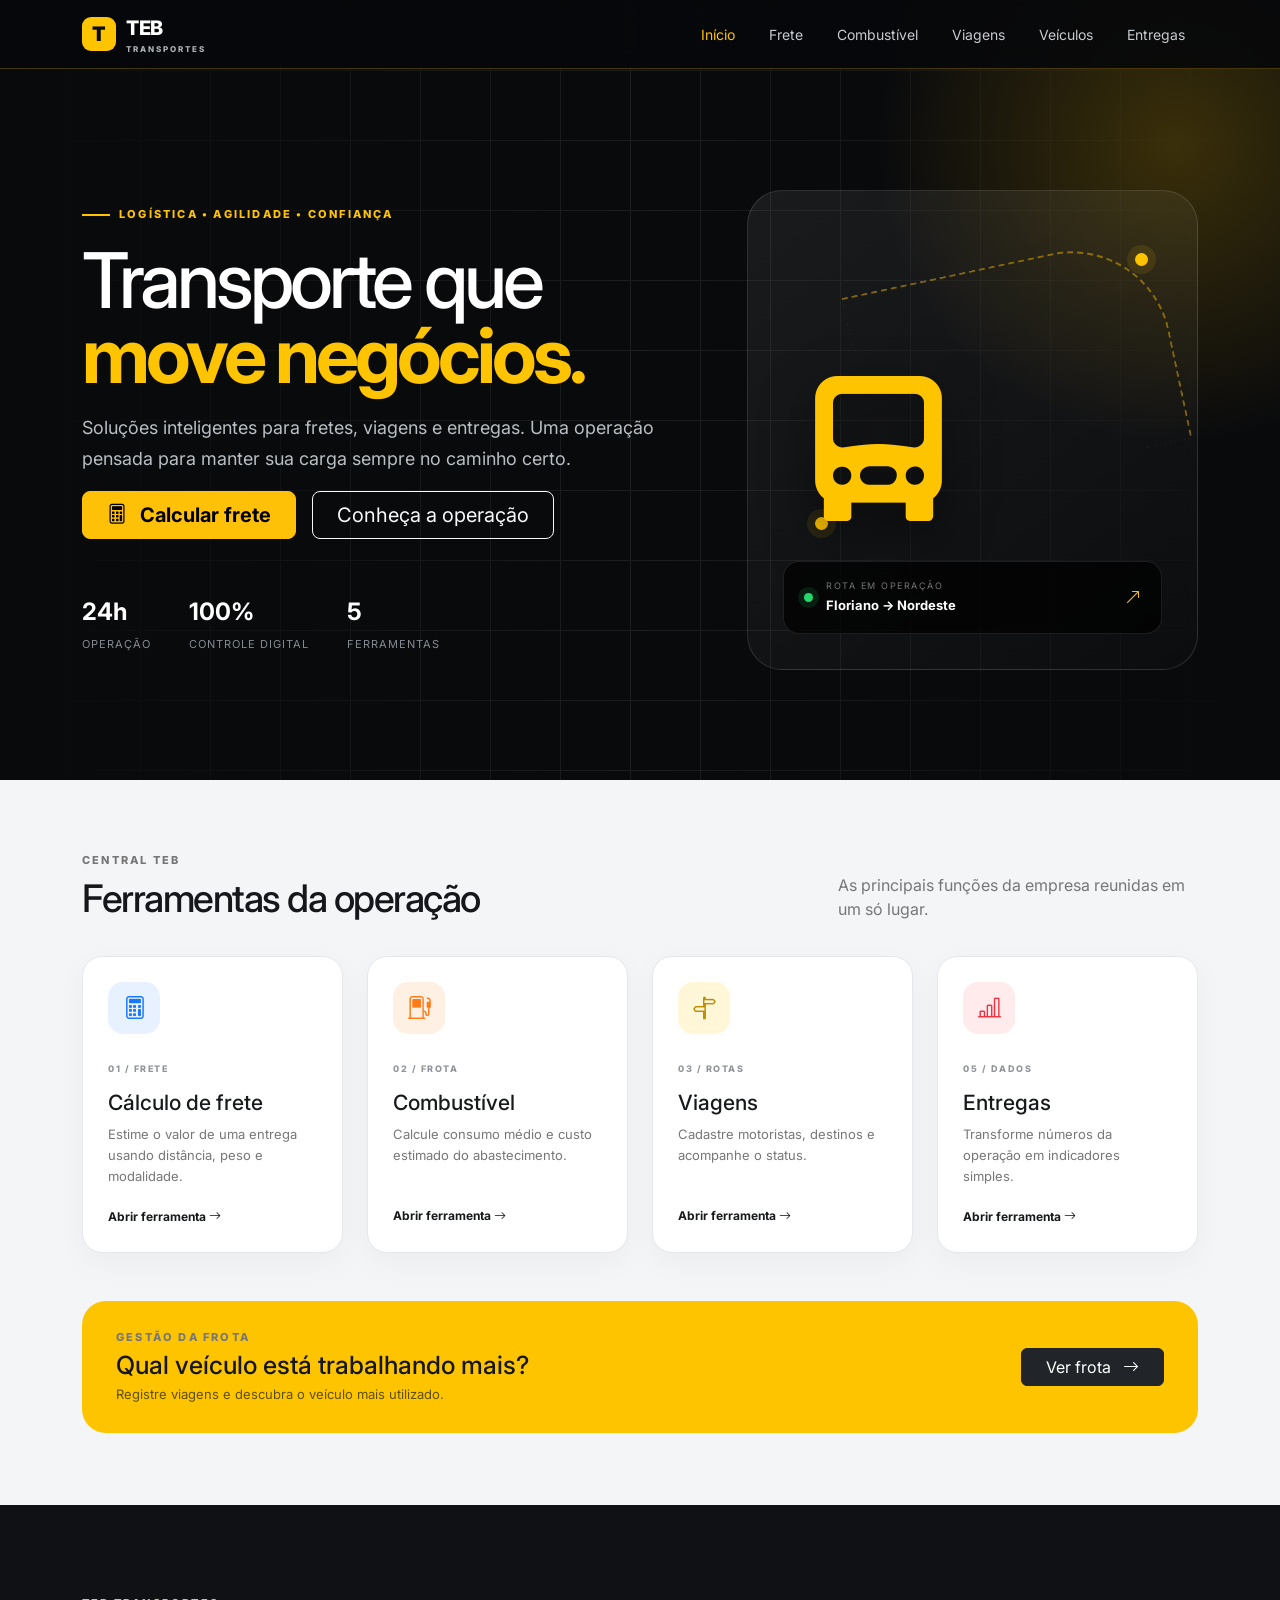
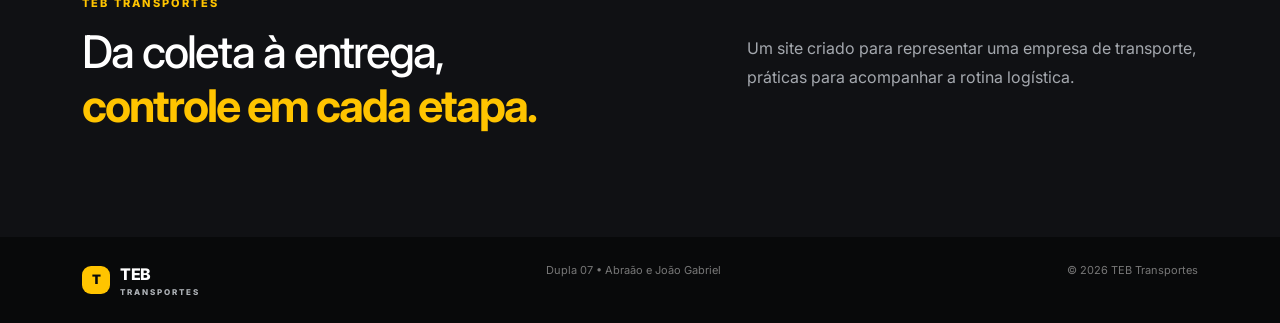
<file: index.html>
<!DOCTYPE html>
<html lang="pt-BR">
<head>
    <meta charset="UTF-8">
    <meta name="viewport" content="width=device-width, initial-scale=1">
    <title>TEB Transportes | Logística</title>
    <link href="https://cdn.jsdelivr.net/npm/bootstrap@5.3.3/dist/css/bootstrap.min.css" rel="stylesheet">
    <link rel="stylesheet" href="https://cdn.jsdelivr.net/npm/bootstrap-icons@1.11.3/font/bootstrap-icons.min.css">
    <link rel="stylesheet" href="css/style.css">
</head>

<body>
    <nav class="navbar navbar-expand-lg navbar-dark fixed-top nav-glass">
        <div class="container">
            <a class="navbar-brand brand" href="index.html">
                <span class="brand-mark">T</span>
                <span>
                    TEB
                    <small>TRANSPORTES</small>
                </span>
            </a>

            <button
                class="navbar-toggler"
                data-bs-toggle="collapse"
                data-bs-target="#menu"
            >
                <span class="navbar-toggler-icon"></span>
            </button>

            <div class="collapse navbar-collapse" id="menu">
                <ul class="navbar-nav ms-auto align-items-lg-center gap-lg-2">
                    <li>
                        <a class="nav-link active" href="index.html">
                            Início
                        </a>
                    </li>

                    <li>
                        <a class="nav-link" href="frete.html">
                            Frete
                        </a>
                    </li>

                    <li>
                        <a class="nav-link" href="combustivel.html">
                            Combustível
                        </a>
                    </li>

                    <li>
                        <a class="nav-link" href="viagens.html">
                            Viagens
                        </a>
                    </li>

                    <li>
                        <a class="nav-link" href="veiculo.html">
                            Veículos
                        </a>
                    </li>

                    <li>
                        <a class="nav-link" href="entregas.html">
                            Entregas
                        </a>
                    </li>
                </ul>
            </div>
        </div>
    </nav>

    <header class="hero">
        <div class="hero-grid"></div>
        <div class="container position-relative">
            <div class="row align-items-center gy-5">
                <div class="col-lg-7">

                    <div class="eyebrow">
                        <span></span>
                        LOGÍSTICA • AGILIDADE • CONFIANÇA
                    </div>
                    <h1>
                        Transporte que<br>
                        <strong>move negócios.</strong>
                    </h1>
                    <p class="hero-text">
                        Soluções inteligentes para fretes, viagens e entregas.
                        Uma operação pensada para manter sua carga sempre no caminho certo.
                    </p>
                    <div class="d-flex flex-wrap gap-3">
                        <a
                            href="frete.html"
                            class="btn btn-warning btn-lg px-4 fw-bold"
                        >
                            <i class="bi bi-calculator me-2"></i>
                            Calcular frete
                        </a>

                        <a
                            href="#solucoes"
                            class="btn btn-outline-light btn-lg px-4"
                        >
                            Conheça a operação
                        </a>

                    </div>

                    <div class="hero-stats">
                        <div>
                            <b>24h</b>
                            <small>Operação</small>
                        </div>

                        <div>
                            <b>100%</b>
                            <small>Controle digital</small>
                        </div>

                        <div>
                            <b>5</b>
                            <small>Ferramentas</small>
                        </div>
                    </div>
                </div>

                <div class="col-lg-5">
                    <div class="visual-truck">
                        <div class="route-line"></div>
                        <div class="location-dot dot-a"></div>
                        <div class="location-dot dot-b"></div>
                        <div class="truck-big">
                            <i class="bi bi-truck-front-fill"></i>
                        </div>
                        <div class="route-card">
                            <span class="pulse"></span>
                            <div>
                                <small>ROTA EM OPERAÇÃO</small>
                                <strong>Floriano → Nordeste</strong>
                            </div>
                            <i class="bi bi-arrow-up-right"></i>
                        </div>
                    </div>
                </div>
            </div>
        </div>
    </header>

    <section id="solucoes" class="section-light py-5">
        <div class="container py-lg-4">
            <div class="section-heading">
                <div>
                    <span class="eyebrow dark">
                        CENTRAL TEB
                    </span>

                    <h2>
                        Ferramentas da operação
                    </h2>
                </div>

                <p>
                    As principais funções da empresa reunidas em um só lugar.
                </p>
            </div>

            <div class="row g-4">
                <div class="col-md-6 col-xl-3">
                    <a class="tool-card" href="frete.html">

                        <div class="tool-icon blue">
                            <i class="bi bi-calculator"></i>
                        </div>

                        <span>01 / FRETE</span>

                        <h3>
                            Cálculo de frete
                        </h3>

                        <p>
                            Estime o valor de uma entrega usando distância,
                            peso e modalidade.
                        </p>

                        <b>
                            Abrir ferramenta
                            <i class="bi bi-arrow-right"></i>
                        </b>
                    </a>
                </div>

                <div class="col-md-6 col-xl-3">
                    <a class="tool-card" href="combustivel.html">
                        <div class="tool-icon orange">
                            <i class="bi bi-fuel-pump"></i>
                        </div>

                        <span>02 / FROTA</span>

                        <h3>
                            Combustível
                        </h3>

                        <p>
                            Calcule consumo médio e custo estimado
                            do abastecimento.
                        </p>

                        <b>
                            Abrir ferramenta
                            <i class="bi bi-arrow-right"></i>
                        </b>
                    </a>
                </div>

                <div class="col-md-6 col-xl-3">
                    <a class="tool-card" href="viagens.html">
                        <div class="tool-icon yellow">
                            <i class="bi bi-signpost-split"></i>
                        </div>

                        <span>03 / ROTAS</span>

                        <h3>
                            Viagens
                        </h3>

                        <p>
                            Cadastre motoristas, destinos e acompanhe
                            o status.
                        </p>

                        <b>
                            Abrir ferramenta
                            <i class="bi bi-arrow-right"></i>
                        </b>
                    </a>
                </div>

                <div class="col-md-6 col-xl-3">
                    <a class="tool-card" href="entregas.html">
                        <div class="tool-icon red">
                            <i class="bi bi-bar-chart-line"></i>
                        </div>

                        <span>05 / DADOS</span>

                        <h3>
                            Entregas
                        </h3>

                        <p>
                            Transforme números da operação em
                            indicadores simples.
                        </p>

                        <b>
                            Abrir ferramenta
                            <i class="bi bi-arrow-right"></i>
                        </b>
                    </a>
                </div>
            </div>

            <div class="fleet-banner mt-5">
                <div>
                    <span class="eyebrow dark">
                        GESTÃO DA FROTA
                    </span>

                    <h3>
                        Qual veículo está trabalhando mais?
                    </h3>

                    <p>
                        Registre viagens e descubra o veículo mais utilizado.
                    </p>
                </div>

                <a
                    href="veiculo.html"
                    class="btn btn-dark px-4"
                >
                    Ver frota
                    <i class="bi bi-arrow-right ms-2"></i>
                </a>
            </div>
        </div>
    </section>

    <section class="about-strip">
        <div class="container">
            <div class="row align-items-center gy-4">
                <div class="col-lg-7">
                    <span class="eyebrow">
                        TEB TRANSPORTES
                    </span>
                    <h2>
                        Da coleta à entrega,<br>
                        <strong>controle em cada etapa.</strong>
                    </h2>
                </div>
                <div class="col-lg-5">
                    <p>
                        Um site criado para representar uma empresa
                        de transporte, práticas para
                        acompanhar a rotina logística.
                    </p>
                </div>
            </div>
        </div>
    </section>

    <footer>
        <div class="container d-flex flex-wrap justify-content-between gap-3">
            <div class="brand footer-brand">
                <span class="brand-mark">
                    T
                </span>
                <span>
                    TEB
                    <small>TRANSPORTES</small>
                </span>
            </div>

            <span>
                Dupla 07 • Abraão e João Gabriel
            </span>
            <span>
                © 2026 TEB Transportes
            </span>
        </div>
    </footer>

    <script src="https://cdn.jsdelivr.net/npm/bootstrap@5.3.3/dist/js/bootstrap.bundle.min.js"></script>
</body>
</html>
</file>
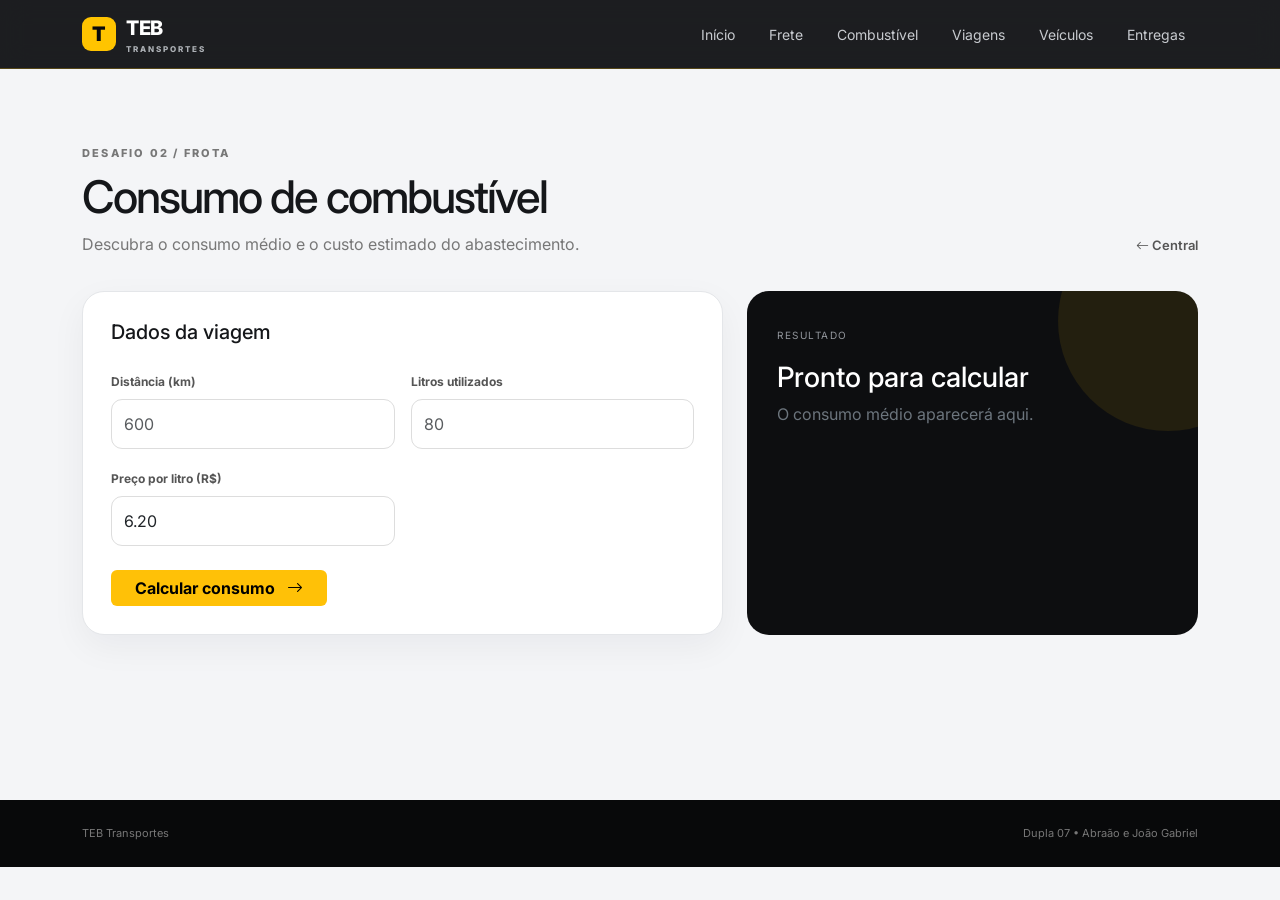
<file: combustivel.html>
<!DOCTYPE html>
<html lang="pt-BR">
<head>
    <meta charset="UTF-8">
    <meta name="viewport" content="width=device-width, initial-scale=1">
    <title>TEB | Consumo de combustível</title>
    <link href="https://cdn.jsdelivr.net/npm/bootstrap@5.3.3/dist/css/bootstrap.min.css" rel="stylesheet">
    <link rel="stylesheet" href="https://cdn.jsdelivr.net/npm/bootstrap-icons@1.11.3/font/bootstrap-icons.min.css">
    <link rel="stylesheet" href="css/style.css">
    <link rel="stylesheet" href="css/app.css">
</head>

<body class="app-body">

    <nav class="navbar navbar-expand-lg navbar-dark fixed-top nav-glass">

        <div class="container">
            <a class="navbar-brand brand" href="index.html">
                <span class="brand-mark">T</span>

                <span>
                    TEB
                    <small>TRANSPORTES</small>
                </span>
            </a>

            <button
                class="navbar-toggler"
                data-bs-toggle="collapse"
                data-bs-target="#menu"
            >
                <span class="navbar-toggler-icon"></span>
            </button>

            <div class="collapse navbar-collapse" id="menu">
                <ul class="navbar-nav ms-auto gap-lg-2">
                    <li>
                        <a class="nav-link" href="index.html">
                            Início
                        </a>
                    </li>

                    <li>
                        <a class="nav-link" href="frete.html">
                            Frete
                        </a>
                    </li>

                    <li>
                        <a class="nav-link" href="combustivel.html">
                            Combustível
                        </a>
                    </li>

                    <li>
                        <a class="nav-link" href="viagens.html">
                            Viagens
                        </a>
                    </li>

                    <li>
                        <a class="nav-link" href="veiculo.html">
                            Veículos
                        </a>
                    </li>

                    <li>
                        <a class="nav-link" href="entregas.html">
                            Entregas
                        </a>
                    </li>
                </ul>
            </div>
        </div>
    </nav>

    <main class="container app-main">

        <div class="app-head">
            <div>
                <span class="eyebrow dark">
                    DESAFIO 02 / FROTA
                </span>

                <h1>Consumo de combustível</h1>

                <p>
                    Descubra o consumo médio e o custo estimado do abastecimento.
                </p>
            </div>
            <a href="index.html" class="back-link">
                <i class="bi bi-arrow-left"></i>
                Central
            </a>
        </div>

        <div class="row g-4">
            <div class="col-lg-7">
                <div class="panel">
                    <h3>Dados da viagem</h3>
                    <div class="row g-3 mt-2">
                        <div class="col-md-6">
                            <label class="form-label">
                                Distância (km)
                            </label>
                            <input
                                id="kmComb"
                                type="number"
                                class="form-control"
                                placeholder="600"
                            >
                        </div>

                        <div class="col-md-6">
                            <label class="form-label">
                                Litros utilizados
                            </label>
                            <input
                                id="litros"
                                type="number"
                                class="form-control"
                                placeholder="80"
                            >
                        </div>

                        <div class="col-md-6">
                            <label class="form-label">
                                Preço por litro (R$)
                            </label>
                            <input
                                id="precoLitro"
                                type="number"
                                class="form-control"
                                value="6.20"
                                step=".01"
                            >
                        </div>
                    </div>

                    <button
                        class="btn btn-warning fw-bold mt-4 px-4"
                        onclick="calcularCombustivel()"
                    >
                        Calcular consumo
                        <i class="bi bi-arrow-right ms-2"></i>
                    </button>
                </div>
            </div>

            <div class="col-lg-5">
                <div id="resultadoComb" class="result-panel">
                    <span class="result-label">
                        RESULTADO
                    </span>

                    <h3 class="mt-3">
                        Pronto para calcular
                    </h3>

                    <p class="text-secondary">
                        O consumo médio aparecerá aqui.
                    </p>
                </div>
            </div>
        </div>
    </main>

    <footer>
        <div class="container d-flex justify-content-between flex-wrap gap-2">
            TEB Transportes
            <span>
                Dupla 07 • Abraão e João Gabriel
            </span>
        </div>
    </footer>

    <script src="js/script.js"></script>
    <script src="https://cdn.jsdelivr.net/npm/bootstrap@5.3.3/dist/js/bootstrap.bundle.min.js"></script>
</body>
</html>
</file>
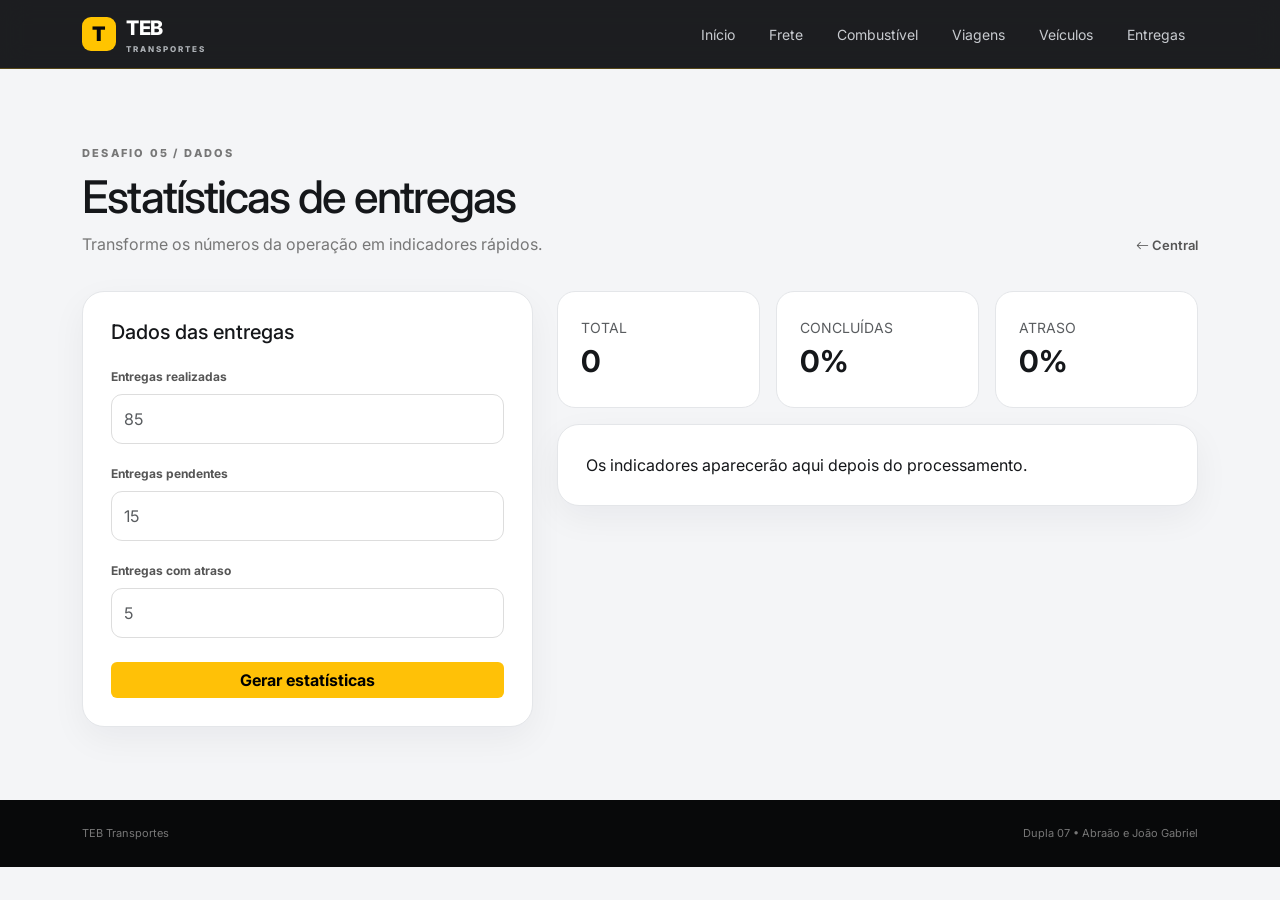
<file: entregas.html>
<!DOCTYPE html>
<html lang="pt-BR">
<head>
    <meta charset="UTF-8">
    <meta name="viewport" content="width=device-width, initial-scale=1">
    <title>TEB | Estatísticas de entregas</title>
    <link href="https://cdn.jsdelivr.net/npm/bootstrap@5.3.3/dist/css/bootstrap.min.css" rel="stylesheet">
    <link rel="stylesheet" href="https://cdn.jsdelivr.net/npm/bootstrap-icons@1.11.3/font/bootstrap-icons.min.css">
    <link rel="stylesheet" href="css/style.css">
    <link rel="stylesheet" href="css/app.css">
</head>
<body class="app-body">

    <nav class="navbar navbar-expand-lg navbar-dark fixed-top nav-glass">
        <div class="container">
            <a class="navbar-brand brand" href="index.html">
                <span class="brand-mark">T</span>
                <span>
                    TEB
                    <small>TRANSPORTES</small>
                </span>
            </a>

            <button
                class="navbar-toggler"
                data-bs-toggle="collapse"
                data-bs-target="#menu"
            >
                <span class="navbar-toggler-icon"></span>
            </button>

            <div class="collapse navbar-collapse" id="menu">
                <ul class="navbar-nav ms-auto gap-lg-2">
                    <li>
                        <a class="nav-link" href="index.html">
                            Início
                        </a>
                    </li>

                    <li>
                        <a class="nav-link" href="frete.html">
                            Frete
                        </a>
                    </li>

                    <li>
                        <a class="nav-link" href="combustivel.html">
                            Combustível
                        </a>
                    </li>

                    <li>
                        <a class="nav-link" href="viagens.html">
                            Viagens
                        </a>
                    </li>

                    <li>
                        <a class="nav-link" href="veiculo.html">
                            Veículos
                        </a>
                    </li>

                    <li>
                        <a class="nav-link" href="entregas.html">
                            Entregas
                        </a>
                    </li>
                </ul>
            </div>
        </div>
    </nav>

    <main class="container app-main">

        <div class="app-head">
            <div>
                <span class="eyebrow dark">
                    DESAFIO 05 / DADOS
                </span>

                <h1>Estatísticas de entregas</h1>

                <p>
                    Transforme os números da operação em indicadores rápidos.
                </p>
            </div>

            <a href="index.html" class="back-link">
                <i class="bi bi-arrow-left"></i>
                Central
            </a>
        </div>

        <div class="row g-4">

            <div class="col-lg-5">
                <div class="panel">
                    <h3>Dados das entregas</h3>

                    <label class="form-label mt-3">
                        Entregas realizadas
                    </label>

                    <input
                        id="realizadas"
                        type="number"
                        class="form-control mb-3"
                        placeholder="85"
                    >

                    <label class="form-label">
                        Entregas pendentes
                    </label>

                    <input
                        id="pendentes"
                        type="number"
                        class="form-control mb-3"
                        placeholder="15"
                    >

                    <label class="form-label">
                        Entregas com atraso
                    </label>
                    <input
                        id="atrasadas"
                        type="number"
                        class="form-control mb-3"
                        placeholder="5"
                    >

                    <button
                        class="btn btn-warning fw-bold mt-2 w-100"
                        onclick="calcularEntregas()"
                    >
                        Gerar estatísticas
                    </button>
                </div>
            </div>
    
            <div class="col-lg-7">
                <div class="row g-3">

                    <div class="col-md-4">
                        <div class="stat-box">
                            <small class="text-muted">
                                TOTAL
                            </small>
                            <strong id="totalEntregas">
                                0
                            </strong>
                        </div>
                    </div>

                    <div class="col-md-4">
                        <div class="stat-box">
                            <small class="text-muted">
                                CONCLUÍDAS
                            </small>
                            <strong id="taxaEntrega">
                                0%
                            </strong>
                        </div>
                    </div>

                    <div class="col-md-4">
                        <div class="stat-box">
                            <small class="text-muted">
                                ATRASO
                            </small>

                            <strong id="taxaAtraso">
                                0%
                            </strong>
                        </div>
                    </div>
                </div>

                <div id="msgEntrega" class="panel mt-3">
                    Os indicadores aparecerão aqui depois do processamento.
                </div>
            </div>
        </div>
    </main>

    <footer>
        <div class="container d-flex justify-content-between flex-wrap gap-2">
            TEB Transportes
            <span>
                Dupla 07 • Abraão e João Gabriel
            </span>
        </div>
    </footer>

    <script src="js/script.js"></script>
    <script src="https://cdn.jsdelivr.net/npm/bootstrap@5.3.3/dist/js/bootstrap.bundle.min.js"></script>
</body>
</html>
</file>
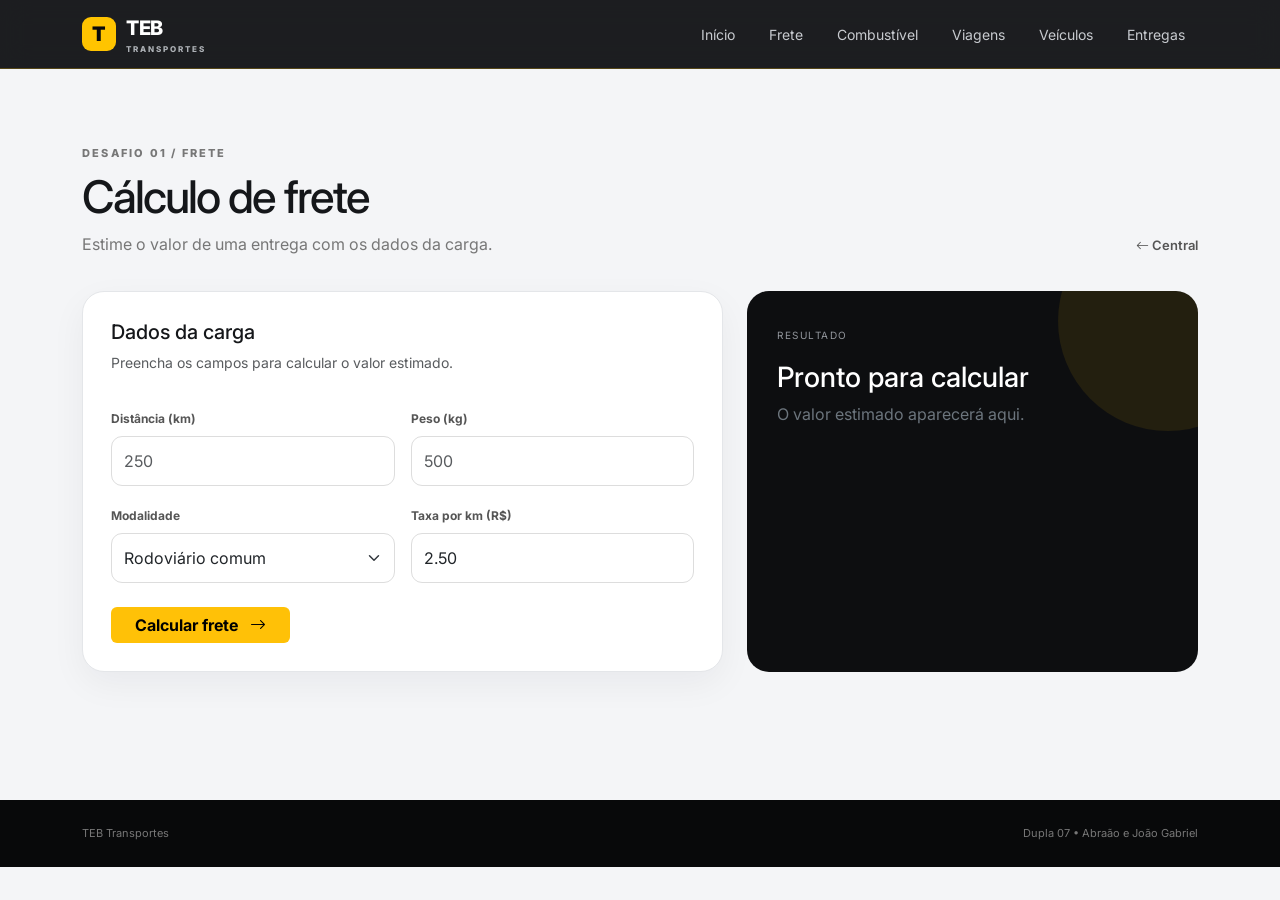
<file: frete.html>
<!DOCTYPE html>
<html lang="pt-BR">
<head>
    <meta charset="UTF-8">
    <meta name="viewport" content="width=device-width, initial-scale=1">
    <title>TEB | Cálculo de frete</title>
    <link href="https://cdn.jsdelivr.net/npm/bootstrap@5.3.3/dist/css/bootstrap.min.css" rel="stylesheet">
    <link rel="stylesheet" href="https://cdn.jsdelivr.net/npm/bootstrap-icons@1.11.3/font/bootstrap-icons.min.css">
    <link rel="stylesheet" href="css/style.css">
    <link rel="stylesheet" href="css/app.css">
</head>

<body class="app-body">
    <nav class="navbar navbar-expand-lg navbar-dark fixed-top nav-glass">
        <div class="container">
            <a class="navbar-brand brand" href="index.html">
                <span class="brand-mark">
                    T
                </span>

                <span>
                    TEB
                    <small>TRANSPORTES</small>
                </span>
            </a>

            <button
                class="navbar-toggler"
                data-bs-toggle="collapse"
                data-bs-target="#menu"
            >
                <span class="navbar-toggler-icon"></span>
            </button>

            <div class="collapse navbar-collapse" id="menu">
                <ul class="navbar-nav ms-auto gap-lg-2">
                    <li>
                        <a class="nav-link" href="index.html">
                            Início
                        </a>
                    </li>

                    <li>
                        <a class="nav-link" href="frete.html">
                            Frete
                        </a>
                    </li>

                    <li>
                        <a class="nav-link" href="combustivel.html">
                            Combustível
                        </a>
                    </li>

                    <li>
                        <a class="nav-link" href="viagens.html">
                            Viagens
                        </a>
                    </li>

                    <li>
                        <a class="nav-link" href="veiculo.html">
                            Veículos
                        </a>
                    </li>

                    <li>
                        <a class="nav-link" href="entregas.html">
                            Entregas
                        </a>
                    </li>
                </ul>
            </div>
        </div>
    </nav>

    <main class="container app-main">
        <div class="app-head">
            <div>
                <span class="eyebrow dark">
                    DESAFIO 01 / FRETE
                </span>

                <h1>
                    Cálculo de frete
                </h1>

                <p>
                    Estime o valor de uma entrega com os dados da carga.
                </p>
            </div>
            <a href="index.html" class="back-link">
                <i class="bi bi-arrow-left"></i>
                Central
            </a>
        </div>

        <div class="row g-4">
            <div class="col-lg-7">
                <div class="panel">
                    <h3>
                        Dados da carga
                    </h3>
                    <p class="text-muted small">
                        Preencha os campos para calcular o valor estimado.
                    </p>
                    <div class="row g-3 mt-2">
                        <div class="col-md-6">
                            <label class="form-label">
                                Distância (km)
                            </label>
                            <input
                                id="distancia"
                                type="number"
                                class="form-control"
                                placeholder="250"
                            >
                        </div>
                        
                        <div class="col-md-6">
                            <label class="form-label">
                                Peso (kg)
                            </label>
                            <input
                                id="peso"
                                type="number"
                                class="form-control"
                                placeholder="500"
                            >
                        </div>
                    
                        <div class="col-md-6">
                            <label class="form-label">
                                Modalidade
                            </label>

                            <select
                                id="tipoFrete"
                                class="form-select"
                            >
                                <option value="1">
                                    Rodoviário comum
                                </option>

                                <option value="1.25">
                                    Expresso
                                </option>

                                <option value="1.45">
                                    Carga frágil
                                </option>
                            </select>
                        </div>

                        <div class="col-md-6">
                            <label class="form-label">
                                Taxa por km (R$)
                            </label>

                            <input
                                id="taxa"
                                type="number"
                                class="form-control"
                                value="2.50"
                                step=".10"
                            >
                        </div>
                    </div>

                    <button
                        class="btn btn-warning fw-bold mt-4 px-4"
                        onclick="calcularFrete()"
                    >
                        Calcular frete
                        <i class="bi bi-arrow-right ms-2"></i>
                    </button>
                </div>
            </div>

            <div class="col-lg-5">
                <div
                    id="resultadoFrete"
                    class="result-panel"
                >
                    <span class="result-label">
                        RESULTADO
                    </span>
                    <h3 class="mt-3">
                        Pronto para calcular
                    </h3>
                    <p class="text-secondary">
                        O valor estimado aparecerá aqui.
                    </p>
                </div>
            </div>
        </div>
    </main>

    <footer>
        <div class="container d-flex justify-content-between flex-wrap gap-2">
            <span>
                TEB Transportes
            </span>
            <span>
                Dupla 07 • Abraão e João Gabriel
            </span>
        </div>
    </footer>

    <script src="js/script.js"></script>
    <script src="https://cdn.jsdelivr.net/npm/bootstrap@5.3.3/dist/js/bootstrap.bundle.min.js"></script>
</body>
</html>
</file>
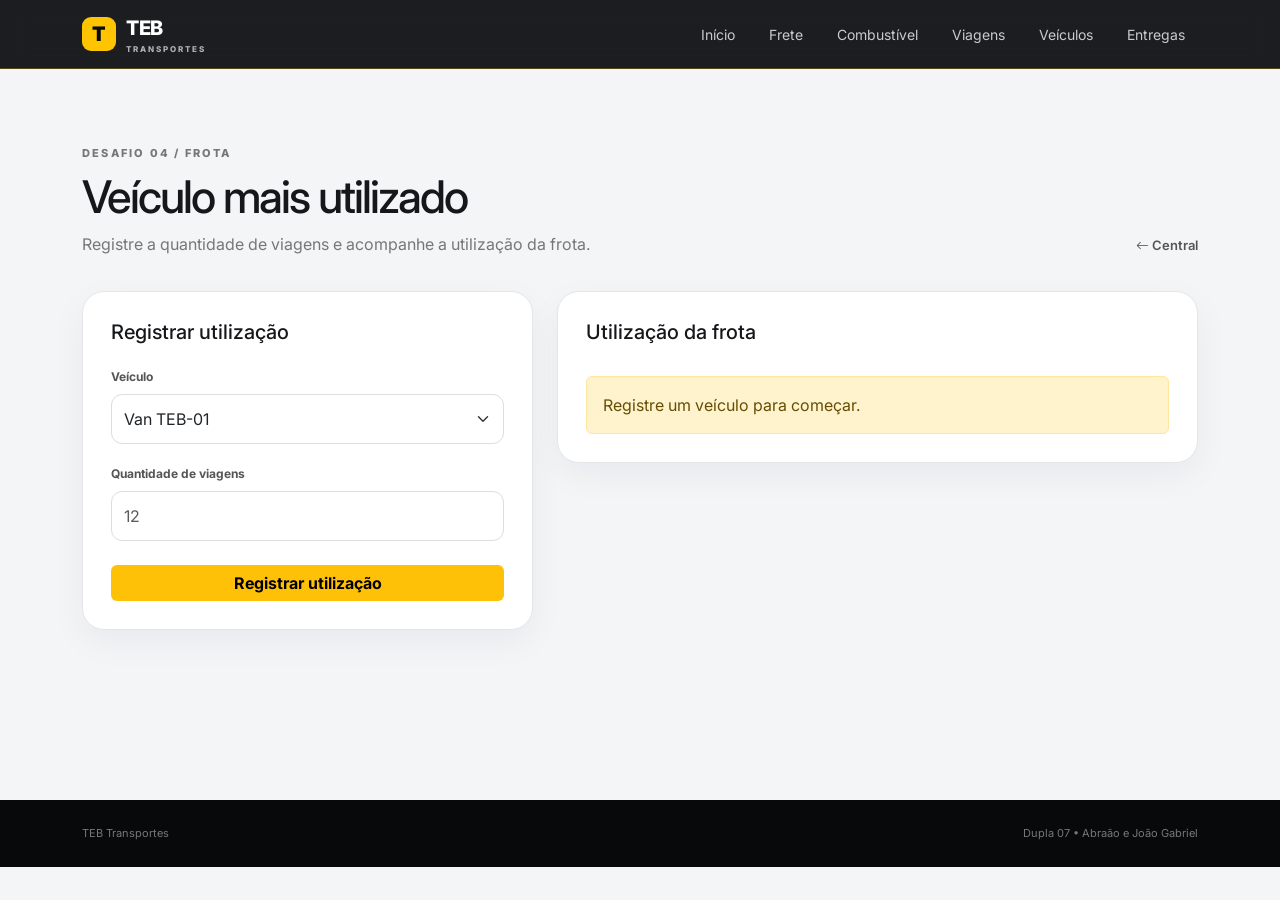
<file: veiculo.html>
<!DOCTYPE html>
<html lang="pt-BR">
<head>
    <meta charset="UTF-8">
    <meta name="viewport" content="width=device-width, initial-scale=1">
    <title>TEB | Veículo mais utilizado</title>
    <link href="https://cdn.jsdelivr.net/npm/bootstrap@5.3.3/dist/css/bootstrap.min.css" rel="stylesheet">
    <link rel="stylesheet" href="https://cdn.jsdelivr.net/npm/bootstrap-icons@1.11.3/font/bootstrap-icons.min.css">
    <link rel="stylesheet" href="css/style.css">
    <link rel="stylesheet" href="css/app.css">
</head>

<body class="app-body">

    <nav class="navbar navbar-expand-lg navbar-dark fixed-top nav-glass">
        <div class="container">
            <a class="navbar-brand brand" href="index.html">
                <span class="brand-mark">T</span>
                <span>
                    TEB
                    <small>TRANSPORTES</small>
                </span>
            </a>

            <button
                class="navbar-toggler"
                data-bs-toggle="collapse"
                data-bs-target="#menu"
            >
                <span class="navbar-toggler-icon"></span>
            </button>

            <div class="collapse navbar-collapse" id="menu">
                <ul class="navbar-nav ms-auto gap-lg-2">

                    <li>
                        <a class="nav-link" href="index.html">
                            Início
                        </a>
                    </li>

                    <li>
                        <a class="nav-link" href="frete.html">
                            Frete
                        </a>
                    </li>

                    <li>
                        <a class="nav-link" href="combustivel.html">
                            Combustível
                        </a>
                    </li>

                    <li>
                        <a class="nav-link" href="viagens.html">
                            Viagens
                        </a>
                    </li>

                    <li>
                        <a class="nav-link" href="veiculo.html">
                            Veículos
                        </a>
                    </li>

                    <li>
                        <a class="nav-link" href="entregas.html">
                            Entregas
                        </a>
                    </li>
                </ul>
            </div>
        </div>
    </nav>

    <main class="container app-main">

        <div class="app-head">
            <div>
                <span class="eyebrow dark">
                    DESAFIO 04 / FROTA
                </span>
                <h1>
                    Veículo mais utilizado
                </h1>
                <p>
                    Registre a quantidade de viagens e acompanhe a utilização da frota.
                </p>
            </div>
            <a href="index.html" class="back-link">
                <i class="bi bi-arrow-left"></i>
                Central
            </a>
        </div>

        <div class="row g-4">

            <div class="col-lg-5">
                <div class="panel">
                    <h3>
                        Registrar utilização
                    </h3>
                    <label class="form-label mt-3">
                        Veículo
                    </label>
                    <select
                        id="veiculoNome"
                        class="form-select mb-3"
                    >
                        <option>
                            Van TEB-01
                        </option>
                        <option>
                            Caminhão TEB-02
                        </option>
                        <option>
                            Truck TEB-03
                        </option>
                        <option>
                            Carreta TEB-04
                        </option>
                        <option>
                            Carreta Sider TEB-05
                        </option>
                        <option>
                            Bitrem TEB-06
                        </option>
                        <option>
                            Rodotrem TEB-07
                        </option>
                    </select>

                    <label class="form-label">
                        Quantidade de viagens
                    </label>

                    <input
                        id="qtdViagens"
                        type="number"
                        class="form-control"
                        placeholder="12"
                    >

                    <button
                        class="btn btn-warning fw-bold mt-4 w-100"
                        onclick="registrarVeiculo()"
                    >
                        Registrar utilização
                    </button>
                </div>
            </div>

            <div class="col-lg-7">
                <div class="panel">
                    <h3>
                        Utilização da frota
                    </h3>
                    <div
                        id="tabelaVeiculos"
                        class="fleet-list mt-3"
                    ></div>

                    <div
                        id="maisUtilizado"
                        class="alert alert-warning mt-3 mb-0"
                    >
                        Registre um veículo para começar.
                    </div>
                </div>
            </div>
        </div>
    </main>

    <footer>
        <div class="container d-flex justify-content-between flex-wrap gap-2">
            <span>
                TEB Transportes
            </span>
            <span>
                Dupla 07 • Abraão e João Gabriel
            </span>
        </div>
    </footer>

    <script src="js/script.js"></script>
    <script src="https://cdn.jsdelivr.net/npm/bootstrap@5.3.3/dist/js/bootstrap.bundle.min.js"></script>
</body>
</html>
</file>
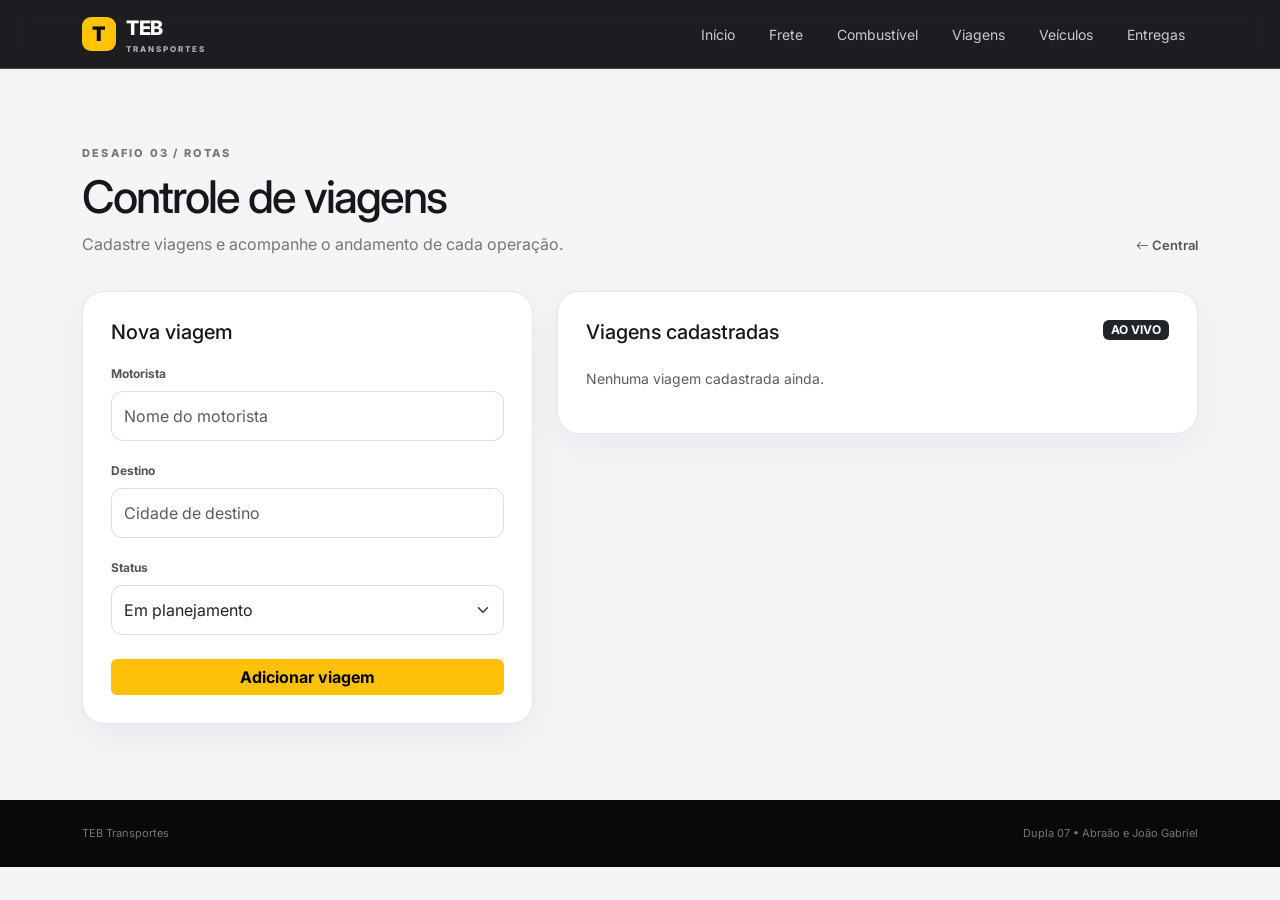
<file: viagens.html>
<!DOCTYPE html>
<html lang="pt-BR">
<head>
    <meta charset="UTF-8">
    <meta name="viewport" content="width=device-width, initial-scale=1">
    <title>TEB | Controle de viagens</title>
    <link href="https://cdn.jsdelivr.net/npm/bootstrap@5.3.3/dist/css/bootstrap.min.css" rel="stylesheet">
    <link rel="stylesheet" href="https://cdn.jsdelivr.net/npm/bootstrap-icons@1.11.3/font/bootstrap-icons.min.css">
    <link rel="stylesheet" href="css/style.css">
    <link rel="stylesheet" href="css/app.css">
</head>

<body class="app-body">

    <nav class="navbar navbar-expand-lg navbar-dark fixed-top nav-glass">
        <div class="container">
            <a class="navbar-brand brand" href="index.html">
                <span class="brand-mark">T</span>
                <span>
                    TEB
                    <small>TRANSPORTES</small>
                </span>
            </a>

            <button
                class="navbar-toggler"
                data-bs-toggle="collapse"
                data-bs-target="#menu"
            >
                <span class="navbar-toggler-icon"></span>
            </button>

            <div class="collapse navbar-collapse" id="menu">
                <ul class="navbar-nav ms-auto gap-lg-2">

                    <li>
                        <a class="nav-link" href="index.html">
                            Início
                        </a>
                    </li>

                    <li>
                        <a class="nav-link" href="frete.html">
                            Frete
                        </a>
                    </li>

                    <li>
                        <a class="nav-link" href="combustivel.html">
                            Combustível
                        </a>
                    </li>

                    <li>
                        <a class="nav-link" href="viagens.html">
                            Viagens
                        </a>
                    </li>

                    <li>
                        <a class="nav-link" href="veiculo.html">
                            Veículos
                        </a>
                    </li>

                    <li>
                        <a class="nav-link" href="entregas.html">
                            Entregas
                        </a>
                    </li>
                </ul>
            </div>
        </div>
    </nav>

    <main class="container app-main">

        <div class="app-head">
            <div>
                <span class="eyebrow dark">
                    DESAFIO 03 / ROTAS
                </span>

                <h1>Controle de viagens</h1>

                <p>
                    Cadastre viagens e acompanhe o andamento de cada operação.
                </p>
            </div>

            <a href="index.html" class="back-link">
                <i class="bi bi-arrow-left"></i>
                Central
            </a>

        </div>


        <div class="row g-4">

            <div class="col-lg-5">
                <div class="panel">
                    <h3>Nova viagem</h3>
                    <div class="mt-3">
                        <label class="form-label">
                            Motorista
                        </label>

                        <input
                            id="motorista"
                            class="form-control mb-3"
                            placeholder="Nome do motorista"
                        >

                        <label class="form-label">
                            Destino
                        </label>

                        <input
                            id="destino"
                            class="form-control mb-3"
                            placeholder="Cidade de destino"
                        >

                        <label class="form-label">
                            Status
                        </label>

                        <select
                            id="statusViagem"
                            class="form-select"
                        >
                            <option>Em planejamento</option>
                            <option>Em trânsito</option>
                            <option>Concluída</option>
                        </select>

                        <button
                            class="btn btn-warning fw-bold mt-4 w-100"
                            onclick="adicionarViagem()"
                        >
                            Adicionar viagem
                        </button>
                    </div>
                </div>
            </div>

            <div class="col-lg-7">
                <div class="panel">
                    <div class="d-flex justify-content-between">
                        <h3>Viagens cadastradas</h3>
                        <span class="badge text-bg-dark align-self-start">
                            AO VIVO
                        </span>
                    </div>

                    <div id="listaViagens" class="mt-3">
                        <p class="text-muted small">
                            Nenhuma viagem cadastrada ainda.
                        </p>
                    </div>
                </div>
            </div>
        </div>
    </main>

    <footer>
        <div class="container d-flex justify-content-between flex-wrap gap-2">
            <span>
                TEB Transportes
            </span>
            <span>
                Dupla 07 • Abraão e João Gabriel
            </span>
        </div>
    </footer>

    <script src="js/script.js"></script>
    <script
        src="https://cdn.jsdelivr.net/npm/bootstrap@5.3.3/dist/js/bootstrap.bundle.min.js"
    ></script>
</body>
</html>
</file>
<file: css/style.css>
@import url('https://fonts.googleapis.com/css2?family=Inter:wght@400;500;600;700;800&display=swap');

:root {
    --yellow: #ffc400;
    --black: #090a0c;
    --blue: #1677ff;
    --orange: #ff7a18;
    --red: #ef3340;
    --gray: #f3f5f7;
}

* {
    box-sizing: border-box;
}

body {
    font-family: Inter, Arial, sans-serif;
    color: #15171a;
    background: #fff;
}

.nav-glass {
    background: rgba(7, 8, 10, 0.91);
    backdrop-filter: blur(14px);
    border-bottom: 1px solid rgba(255, 196, 0, 0.25);
}

.brand {
    display: flex;
    align-items: center;
    gap: 10px;
    font-weight: 800;
    letter-spacing: -0.5px;
}

.brand small {
    display: block;
    font-size: 8px;
    letter-spacing: 2px;
    color: #aeb2b7;
}

.brand-mark {
    width: 34px;
    height: 34px;
    background: var(--yellow);
    color: #090a0c;
    display: grid;
    place-items: center;
    border-radius: 9px;
    font-weight: 900;
}

.nav-link {
    color: #c8cbd0 !important;
    font-size: 14px;
    padding: 9px 13px !important;
}

.nav-link:hover,
.nav-link.active {
    color: var(--yellow) !important;
}

.hero {
    min-height: 780px;
    background: #090a0c;
    color: #fff;
    display: flex;
    align-items: center;
    position: relative;
    overflow: hidden;
    padding-top: 80px;
}

.hero:before {
    content: "";
    position: absolute;
    width: 650px;
    height: 650px;
    right: -220px;
    top: -180px;
    border-radius: 50%;
    background: radial-gradient(
        circle,
        rgba(255, 196, 0, 0.2),
        transparent 65%
    );
}

.hero-grid {
    position: absolute;
    inset: 0;
    opacity: 0.08;
    background-image:
        linear-gradient(#fff 1px, transparent 1px),
        linear-gradient(90deg, #fff 1px, transparent 1px);
    background-size: 70px 70px;
    mask-image: linear-gradient(
        to right,
        transparent,
        #000,
        transparent
    );
}

.eyebrow {
    font-size: 11px;
    letter-spacing: 2.2px;
    font-weight: 800;
    color: var(--yellow);
    display: flex;
    align-items: center;
    gap: 9px;
}

.eyebrow span {
    width: 28px;
    height: 2px;
    background: var(--yellow);
}

.eyebrow.dark {
    color: #777;
}

.eyebrow.dark span {
    display: none;
}

.hero h1 {
    font-size: clamp(3.3rem, 6vw, 6rem);
    line-height: 0.98;
    letter-spacing: -4px;
    margin: 20px 0;
}

.hero h1 strong {
    color: var(--yellow);
}

.hero-text {
    color: #b9bec5;
    font-size: 18px;
    line-height: 1.7;
    max-width: 610px;
}

.hero-stats {
    display: flex;
    gap: 38px;
    margin-top: 55px;
}

.hero-stats b {
    display: block;
    font-size: 24px;
}

.hero-stats small {
    color: #858a92;
    font-size: 11px;
    text-transform: uppercase;
    letter-spacing: 1px;
}

.visual-truck {
    height: 480px;
    position: relative;
    border: 1px solid rgba(255, 255, 255, 0.12);
    border-radius: 35px;
    background: linear-gradient(
        145deg,
        rgba(255, 255, 255, 0.07),
        rgba(255, 255, 255, 0.015)
    );
    overflow: hidden;
}

.route-line {
    position: absolute;
    width: 70%;
    height: 210px;
    border: 2px dashed rgba(255, 196, 0, 0.45);
    border-left: 0;
    border-bottom: 0;
    right: 5%;
    top: 15%;
    border-radius: 0 100px 0 0;
    transform: rotate(-12deg);
}

.location-dot {
    position: absolute;
    width: 13px;
    height: 13px;
    background: var(--yellow);
    border-radius: 50%;
    box-shadow: 0 0 0 8px rgba(255, 196, 0, 0.1);
}

.dot-a {
    right: 11%;
    top: 13%;
}

.dot-b {
    left: 15%;
    bottom: 29%;
}

.truck-big {
    position: absolute;
    left: 13%;
    bottom: 23%;
    font-size: 145px;
    color: var(--yellow);
    filter: drop-shadow(
        0 18px 25px rgba(0, 0, 0, 0.5)
    );
    transform: scaleX(-1);
}

.route-card {
    position: absolute;
    bottom: 35px;
    left: 35px;
    right: 35px;
    padding: 17px 20px;
    border-radius: 16px;
    background: rgba(0, 0, 0, 0.72);
    border: 1px solid rgba(255, 255, 255, 0.1);
    display: flex;
    align-items: center;
    gap: 13px;
}

.route-card small {
    display: block;
    color: #777;
    font-size: 9px;
    letter-spacing: 1.5px;
}

.route-card strong {
    font-size: 13px;
}

.route-card i {
    margin-left: auto;
    color: var(--yellow);
}

.pulse {
    width: 9px;
    height: 9px;
    background: #24d66b;
    border-radius: 50%;
    box-shadow: 0 0 0 6px rgba(36, 214, 107, 0.12);
}

.section-light {
    background: var(--gray);
}

.section-heading {
    display: flex;
    justify-content: space-between;
    align-items: end;
    margin-bottom: 35px;
}

.section-heading h2 {
    font-size: 38px;
    letter-spacing: -1.5px;
    margin: 7px 0 0;
}

.section-heading p {
    max-width: 360px;
    color: #777;
    margin: 0;
}

.tool-card {
    height: 100%;
    display: block;
    text-decoration: none;
    color: #17191c;
    background: #fff;
    border: 1px solid #e5e7ea;
    border-radius: 20px;
    padding: 25px;
    transition: 0.25s;
    box-shadow: 0 10px 30px rgba(20, 25, 30, 0.04);
}

.tool-card:hover {
    transform: translateY(-7px);
    color: #17191c;
    box-shadow: 0 18px 40px rgba(20, 25, 30, 0.11);
}

.tool-card > span {
    font-size: 9px;
    font-weight: 800;
    letter-spacing: 1.5px;
    color: #92969c;
}

.tool-card h3 {
    font-size: 21px;
    margin: 12px 0 9px;
}

.tool-card p {
    color: #777;
    font-size: 13px;
    line-height: 1.6;
    min-height: 62px;
}

.tool-card > b {
    font-size: 12px;
}

.tool-icon {
    width: 52px;
    height: 52px;
    border-radius: 15px;
    display: grid;
    place-items: center;
    font-size: 23px;
    margin-bottom: 20px;
}

.blue {
    background: #e8f1ff;
    color: var(--blue);
}

.orange {
    background: #fff0e4;
    color: var(--orange);
}

.yellow {
    background: #fff7d8;
    color: #c08c00;
}

.red {
    background: #ffeaec;
    color: var(--red);
}

.fleet-banner {
    background: var(--yellow);
    border-radius: 24px;
    padding: 28px 34px;
    display: flex;
    justify-content: space-between;
    align-items: center;
}

.fleet-banner h3 {
    font-size: 25px;
    margin: 5px 0;
}

.fleet-banner p {
    margin: 0;
    color: #5e5000;
    font-size: 13px;
}

.about-strip {
    background: #101114;
    color: #fff;
    padding: 90px 0;
}

.about-strip h2 {
    font-size: 45px;
    letter-spacing: -2px;
    margin: 14px 0;
}

.about-strip strong {
    color: var(--yellow);
}

.about-strip p {
    color: #a4a8ae;
    line-height: 1.8;
}

footer {
    background: #08090a;
    color: #777;
    padding: 25px 0;
    font-size: 11px;
}

.footer-brand {
    color: #fff;
    font-size: 16px;
}

.footer-brand .brand-mark {
    width: 28px;
    height: 28px;
    font-size: 13px;
}

@media (max-width: 991px) {
    .hero {
        min-height: auto;
        padding: 140px 0 80px;
    }
    .visual-truck {
        height: 390px;
    }
    .section-heading {
        display: block;
    }
    .section-heading p {
        margin-top: 12px;
    }
    .fleet-banner {
        display: block;
    }
    .fleet-banner .btn {
        margin-top: 20px;
    }
}

@media (max-width: 576px) {
    .hero h1 {
        font-size: 3.1rem;
        letter-spacing: -2px;
    }
    .hero-stats {
        gap: 20px;
    }
    .visual-truck {
        height: 330px;
    }
    .truck-big {
        font-size: 105px;
    }
    .route-card {
        left: 15px;
        right: 15px;
    }
    .about-strip h2 {
        font-size: 34px;
    }
}
</file>
<file: css/app.css>
.app-body {
    background: #f4f5f7;
}
.app-main {
    padding-top: 145px;
    min-height: calc(100vh - 100px);
}
.app-head {
    display: flex;
    justify-content: space-between;
    align-items: end;
    margin-bottom: 35px;
}
.app-head h1 {
    font-size: 45px;
    letter-spacing: -2px;
    margin: 8px 0;
}
.app-head p {
    color: #777;
    margin: 0;
}

.back-link {
    color: #555;
    text-decoration: none;
    font-size: 13px;
    font-weight: 600;
}
.back-link:hover {
    color: #000;
}

.panel {
    background: #fff;
    border: 1px solid #e4e6e9;
    border-radius: 22px;
    padding: 28px;
    box-shadow: 0 12px 35px rgba(20, 25, 30, 0.05);
}
.panel h3 {
    font-size: 20px;
}

.form-label {
    font-size: 12px;
    font-weight: 700;
    color: #555;
}
.form-control, .form-select {
    border-radius: 11px;
    padding: 12px;
    border-color: #ddd;
}
.form-control:focus, .form-select:focus {
    border-color: #ffc400;
    box-shadow: 0 0 0 3px rgba(255, 196, 0, 0.15);
}

.result-panel {
    height: 100%;
    background: #0d0e10;
    color: #fff;
    border-radius: 22px;
    padding: 30px;
    position: relative;
    overflow: hidden;
}
.result-panel:after {
    content: "";
    position: absolute;
    width: 220px;
    height: 220px;
    border-radius: 50%;
    background: rgba(255, 196, 0, 0.09);
    right: -80px;
    top: -80px;
}
.result-panel .result-label {
    color: #92969c;
    font-size: 10px;
    letter-spacing: 1.5px;
}
.result-value {
    font-size: 38px;
    font-weight: 800;
    color: #ffc400;
    margin: 12px 0;
}
.mini-result {
    background: #17191c;
    border-radius: 14px;
    padding: 15px;
    margin-top: 20px;
}

.table-clean > * {
    background: transparent !important;
}

.stat-box {
    background: #fff;
    border: 1px solid #e4e6e9;
    border-radius: 18px;
    padding: 23px;
}
.stat-box strong {
    font-size: 30px;
    display: block;
}

.status {
    padding: 5px 9px;
    border-radius: 20px;
    font-size: 10px;
    font-weight: 700;
    background: #fff3cd;
    color: #8a6900;
}

.list-item {
    background: #f8f9fa;
    border-radius: 14px;
    padding: 15px;
    margin-bottom: 10px;
}

.btn-warning {
    border: 0;
}

.fleet-list {
    display: grid;
    gap: 12px;
}
.fleet-row {
    display: flex;
    align-items: center;
    justify-content: space-between;
    background: #f7f8f9;
    border-radius: 13px;
    padding: 14px;
}

.bar {
    height: 8px;
    border-radius: 8px;
    background: #e6e7e9;
    overflow: hidden;
    margin-top: 7px;
}
.bar i {
    display: block;
    height: 100%;
    background: #ffc400;
}
</file>
